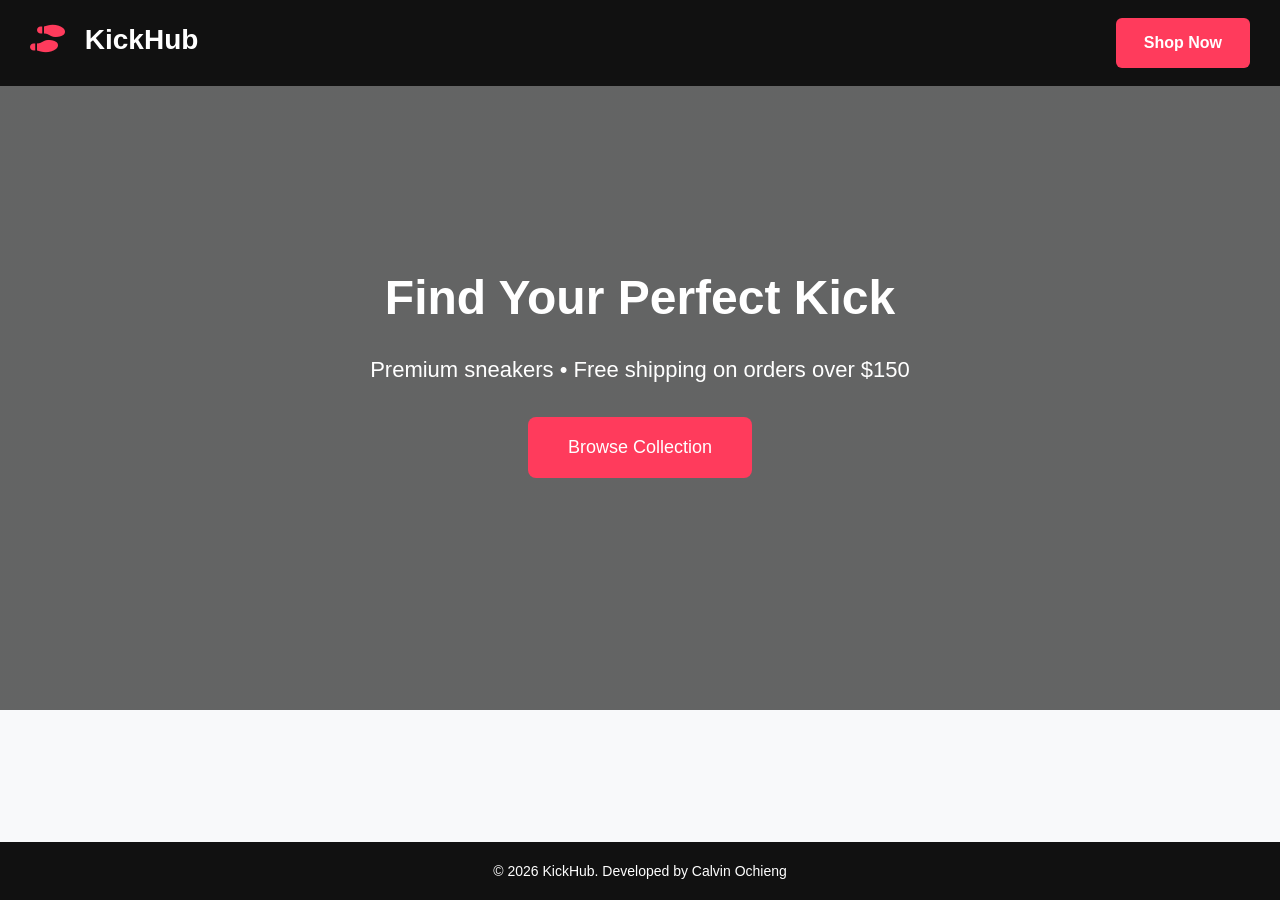
<file: shopping website/index.html>
<!DOCTYPE html>
<html lang="en">
<head>
    <meta charset="utf-8">
    <meta name="viewport" content="width=device-width, initial-scale=1.0">
    <link rel="stylesheet" href="https://cdnjs.cloudflare.com/ajax/libs/font-awesome/6.1.1/css/all.min.css">
    <link rel="stylesheet" href="style.css">
    <title>KickHub - Sneakers</title>
</head>
<body>

    <!-- NAVBAR -->
    <nav class="navbar">
        <div class="logo">
            <i class="fas fa-shoe-prints"></i>
            KickHub
        </div>
        <a href="product.html" class="shop-link">Shop Now</a>

    </nav>

    <!-- HERO (simple homepage) -->
    <div class="hero">
        <h1>Find Your Perfect Kick</h1>
        <p>Premium sneakers • Free shipping on orders over $150</p>
        <a href="product.html" class="hero-btn">Browse Collection</a>
    </div>

    <!-- FOOTER -->
    <footer class="footer">
        <p>&copy; 2026 KickHub. Developed by Calvin Ochieng</p>
    </footer>

</body>
</html>
</file>
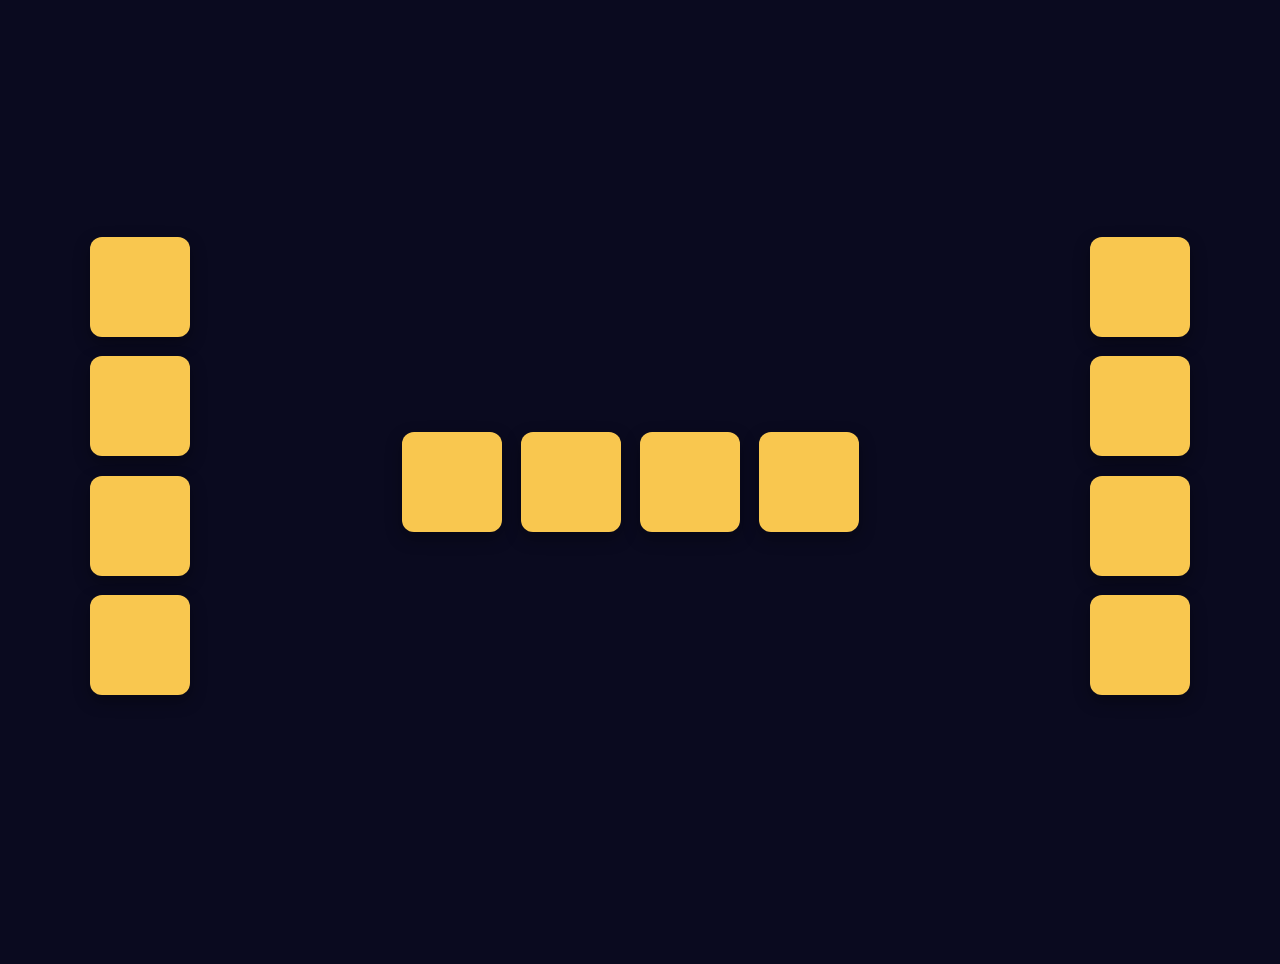
<file: pattern.html>
<!DOCTYPE html>
<html lang="en">
<head>
  <meta charset="UTF-8" />
  <meta name="viewport" content="width=device-width, initial-scale=1.0"/>
  <title>Vertical + Horizontal Squares Pattern</title>
  <style>
    body {
      margin: 0;
      min-height: 100vh;
      background: #0a0a1f;
      color: #eee;
      font-family: system-ui, sans-serif;
      display: grid;
      place-items: center;
      padding: 2rem;
    }

    .pattern-container {
      width: 100%;
      max-width: 1100px;
      display: grid;
      grid-template-columns: auto 1fr auto;
      gap: 3rem 4rem;
      align-items: start;
      justify-items: center;
    }

    .column {
      display: flex;
      flex-direction: column;
      gap: 1.2rem;
    }

    .row {
      display: flex;
      flex-direction: row;
      gap: 1.2rem;
      align-self: center;
    }

    .square {
      width:  100px;
      height: 100px;
      background: #f9c74f;     /* yellow */
      border-radius: 12px;
      box-shadow: 0 6px 16px rgba(0,0,0,0.35);
      transition: transform 0.2s ease;
    }

    .square:hover {
      transform: scale(1.12) rotate(3deg);
    }

    /* Optional labels (remove if not needed) */
    .label {
      text-align: center;
      font-size: 1.1rem;
      margin-top: 0.8rem;
      color: #aaa;
    }

    @media (max-width: 800px) {
      .pattern-container {
        grid-template-columns: 1fr;
        gap: 3rem 2rem;
      }
      .column, .row {
        flex-direction: row;
        flex-wrap: wrap;
        justify-content: center;
      }
    }
  </style>
</head>
<body>

  <div class="pattern-container">

    <!-- Left vertical column -->
    <div class="column">
      <div class="square"></div>
      <div class="square"></div>
      <div class="square"></div>
      <div class="square"></div>
      <div class="label"></div>
    </div>

    <!-- Center horizontal row -->
    <div class="row">
      <div class="square"></div>
      <div class="square"></div>
      <div class="square"></div>
      <div class="square"></div>
      <div class="label"></div>
    </div>

    <!-- Right vertical column -->
    <div class="column">
      <div class="square"></div>
      <div class="square"></div>
      <div class="square"></div>
      <div class="square"></div>
      <div class="label"></div>
    </div>

  </div>

</body>
</html>
</file>
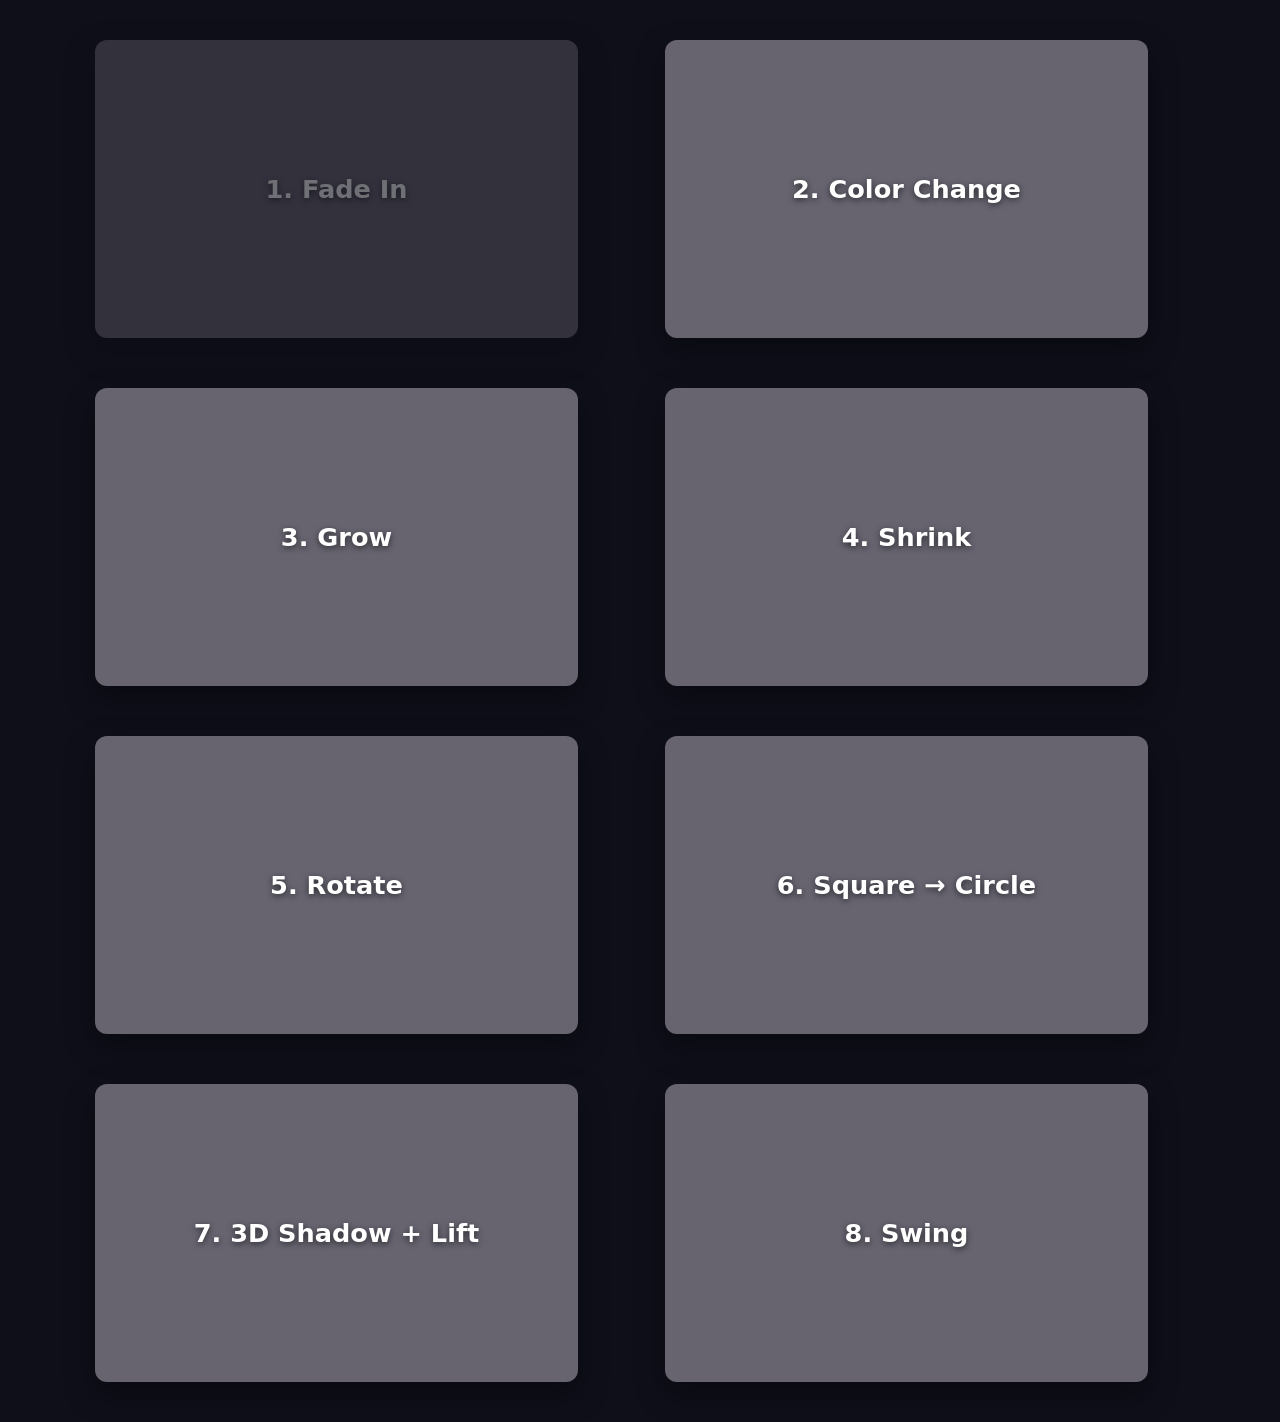
<file: animationcss/hover-effects.html>
<!DOCTYPE html>
<html lang="en">
<head>
  <meta charset="UTF-8" />
  <meta name="viewport" content="width=device-width, initial-scale=1.0"/>
  <title>8 CSS Hover Animation Cards</title>
  <style>
    body {
      margin: 0;
      padding: 40px;
      background: #0f0f1a;
      font-family: system-ui, -apple-system, sans-serif;
      color: white;
      min-height: 100vh;
      display: grid;
      grid-template-columns: repeat(auto-fit, 520px);
      gap: 50px;
      justify-content: center;
      align-content: center;
    }

    .container {
      width: 483px;
      height: 298px;
      background: #676470;
      border-radius: 12px;
      overflow: hidden;
      box-shadow: 0 12px 30px rgba(0,0,0,0.4);
      cursor: pointer;
      position: relative;
      transition: all 0.3s ease;
      display: flex;
      align-items: center;
      justify-content: center;
      font-size: 1.6rem;
      font-weight: 600;
      text-shadow: 0 2px 6px rgba(0,0,0,0.6);
    }

    /* 1. Fade In */
    .fade {
      opacity: 0.4;
    }
    .fade:hover {
      opacity: 1;
    }

    /* 2. Change Color */
    .color:hover {
      background: #53a7ea;
    }

    /* 3. Grow */
    .grow:hover {
      transform: scale(1.18);
    }

    /* 4. Shrink */
    .shrink:hover {
      transform: scale(0.82);
    }

    /* 5. Rotate */
    .rotate:hover {
      transform: rotate(-12deg);
    }

    /* 6. Square to Circle */
    .circle {
      border-radius: 12px;
      transition: border-radius 0.6s ease, transform 0.4s ease;
    }
    .circle:hover {
      border-radius: 50%;
      transform: scale(1.06);
    }

    /* 7. 3D Shadow + Lift */
    .threed {
      transition: all 0.4s ease;
    }
    .threed:hover {
      transform: translate(-6px, -6px);
      box-shadow: 
        6px 6px 0 #53a7ea,
        12px 12px 0 #53a7ea88,
        18px 18px 0 #53a7ea44;
    }

    /* 8. Swing */
    @keyframes swing {
      20%  { transform: translateX(6px); }
      40%  { transform: translateX(-6px); }
      60%  { transform: translateX(4px); }
      80%  { transform: translateX(-4px); }
      100% { transform: translateX(0); }
    }
    @-webkit-keyframes swing {
      20%  { -webkit-transform: translateX(6px); }
      40%  { -webkit-transform: translateX(-6px); }
      60%  { -webkit-transform: translateX(4px); }
      80%  { -webkit-transform: translateX(-4px); }
      100% { -webkit-transform: translateX(0); }
    }
    .swing:hover {
      animation: swing 0.9s ease;
      -webkit-animation: swing 0.9s ease;
    }

    /* Bonus – Inset Border (you can swap it with swing if preferred) */
    .inset {
      box-shadow: inset 0 0 0 0 #53a7ea;
      transition: box-shadow 0.5s ease;
    }
    .inset:hover {
      box-shadow: inset 0 0 0 35px #53a7ea;
    }
  </style>
</head>
<body>

  <div class="container fade">1. Fade In</div>
  <div class="container color">2. Color Change</div>
  <div class="container grow">3. Grow</div>
  <div class="container shrink">4. Shrink</div>
  <div class="container rotate">5. Rotate</div>
  <div class="container circle">6. Square → Circle</div>
  <div class="container threed">7. 3D Shadow + Lift</div>
  <div class="container swing">8. Swing</div>

  <!-- 
    Alternative #8 – Inset Border (uncomment if you prefer it over swing)
    <div class="container inset">8. Inset Border</div>
  -->

</body>
</html>
</file>
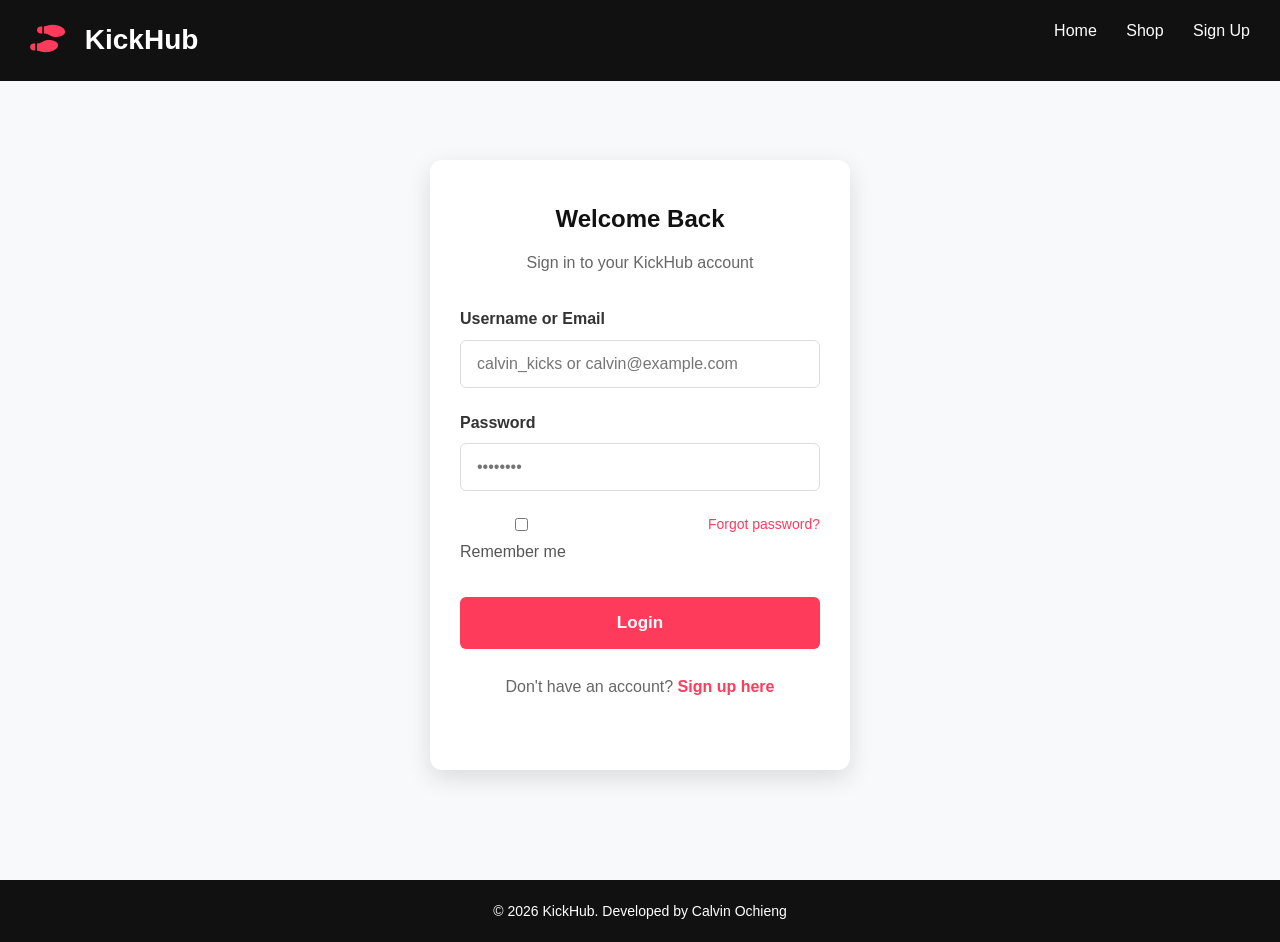
<file: shopping website/login.html>
<!DOCTYPE html>
<html lang="en">
<head>
    <meta charset="utf-8">
    <meta name="viewport" content="width=device-width, initial-scale=1.0">
    <link rel="stylesheet" href="https://cdnjs.cloudflare.com/ajax/libs/font-awesome/6.1.1/css/all.min.css">
    <link rel="stylesheet" href="signuplogin.css">
    <title>Login - KickHub</title>
</head>
<body>

    <!-- NAVBAR -->
    <nav class="navbar">
        <div class="logo">
            <i class="fas fa-shoe-prints"></i>
            KickHub
        </div>
        <div class="nav-links">
            <a href="index.html">Home</a>
            <a href="product.html">Shop</a>
            <a href="signup.html">Sign Up</a>
        </div>
    </nav>

    <!-- LOGIN FORM -->
    <div class="auth-container">
        <div class="auth-card">
            <h2>Welcome Back</h2>
            <p>Sign in to your KickHub account</p>

            <form class="auth-form">
                <div class="form-group">
                    <label for="username">Username or Email</label>
                    <input type="text" id="username" name="username" required placeholder="calvin_kicks or calvin@example.com">
                </div>

                <div class="form-group">
                    <label for="password">Password</label>
                    <input type="password" id="password" name="password" required placeholder="••••••••">
                </div>

                <div class="form-options">
                    <label>
                        <input type="checkbox" name="remember"> Remember me
                    </label>
                    <a href="#" class="forgot-link">Forgot password?</a>
                </div>

                <button type="submit" class="auth-btn">Login</button>

                <p class="switch-link">
                    Don't have an account? <a href="signup.html">Sign up here</a>
                </p>
            </form>
        </div>
    </div>

    <!-- FOOTER -->
    <footer class="footer">
        <p>© 2026 KickHub. Developed by Calvin Ochieng</p>
    </footer>

</body>
</html>
</file>
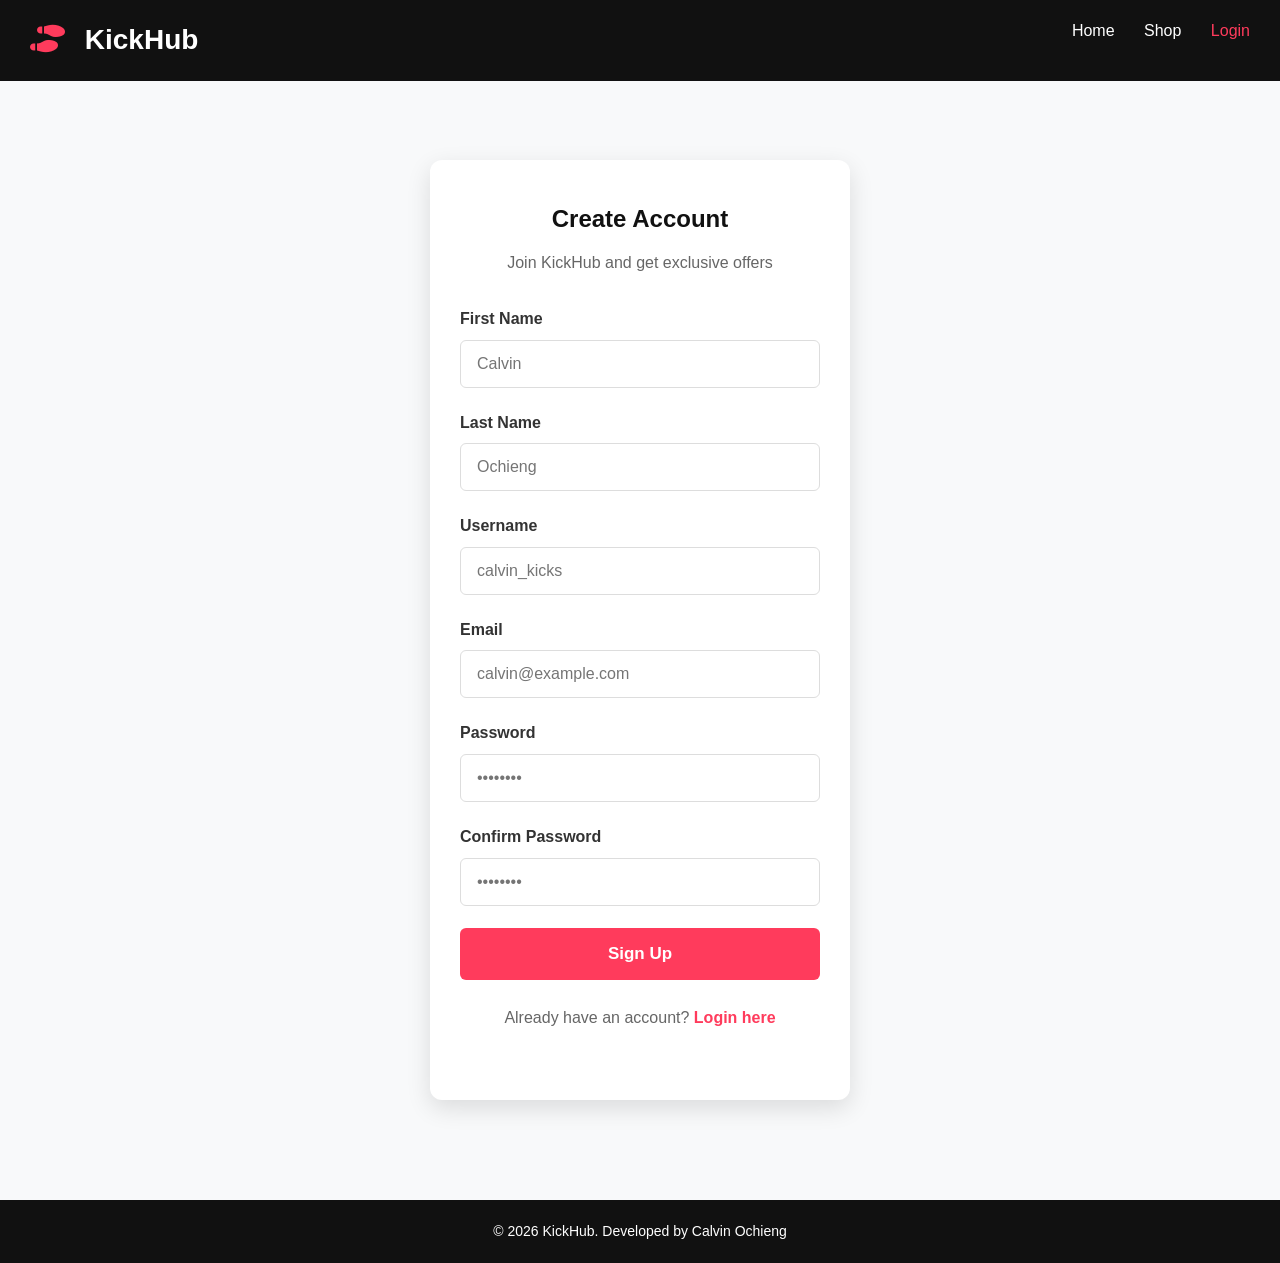
<file: shopping website/signup.html>
<!DOCTYPE html>
<html lang="en">
<head>
    <meta charset="utf-8">
    <meta name="viewport" content="width=device-width, initial-scale=1.0">
    <link rel="stylesheet" href="https://cdnjs.cloudflare.com/ajax/libs/font-awesome/6.1.1/css/all.min.css">
    <link rel="stylesheet" href="signuplogin.css">
    <title>Sign Up - KickHub</title>
</head>
<body>

    <!-- NAVBAR -->
    <nav class="navbar">
        <div class="logo">
            <i class="fas fa-shoe-prints"></i>
            KickHub
        </div>
        <div class="nav-links">
            <a href="index.html">Home</a>
            <a href="product.html">Shop</a>
            <a href="login.html" class="active">Login</a>
        </div>
    </nav>

    <!-- SIGNUP FORM -->
    <div class="auth-container">
        <div class="auth-card">
            <h2>Create Account</h2>
            <p>Join KickHub and get exclusive offers</p>

            <form class="auth-form">
                <div class="form-group">
                    <label for="firstname">First Name</label>
                    <input type="text" id="firstname" name="firstname" required placeholder="Calvin">
                </div>

                <div class="form-group">
                    <label for="lastname">Last Name</label>
                    <input type="text" id="lastname" name="lastname" required placeholder="Ochieng">
                </div>

                <div class="form-group">
                    <label for="username">Username</label>
                    <input type="text" id="username" name="username" required placeholder="calvin_kicks">
                </div>

                <div class="form-group">
                    <label for="email">Email</label>
                    <input type="email" id="email" name="email" required placeholder="calvin@example.com">
                </div>

                <div class="form-group">
                    <label for="password">Password</label>
                    <input type="password" id="password" name="password" required placeholder="••••••••">
                </div>

                <div class="form-group">
                    <label for="confirm-password">Confirm Password</label>
                    <input type="password" id="confirm-password" name="confirm-password" required placeholder="••••••••">
                </div>

                <button type="submit" class="auth-btn">Sign Up</button>

                <p class="switch-link">
                    Already have an account? <a href="login.html">Login here</a>
                </p>
            </form>
        </div>
    </div>

    <!-- FOOTER -->
    <footer class="footer">
        <p>© 2026 KickHub. Developed by Calvin Ochieng</p>
    </footer>

</body>
</html>
</file>
<file: shopping website/style.css>
/* ====================== GENERAL ====================== */
* {
    margin: 0;
    padding: 0;
    box-sizing: border-box;
}

body {
    font-family: Arial, Helvetica, sans-serif;
    line-height: 1.6;
    background-color: #f8f9fa;
}

/* ====================== NAVBAR ====================== */
.navbar {
    background-color: #111;
    padding: 18px 30px;
    position: fixed;
    top: 0;
    width: 100%;
    z-index: 1000;
    overflow: hidden;           /* clears the float */
}

.logo {
    float: left;
    color: white;
    font-size: 28px;
    font-weight: bold;
}

.logo i {
    margin-right: 12px;
    color: #ff3b5c;
}

.shop-link {
    float: right;
    color: white;
    text-decoration: none;
    padding: 12px 28px;
    background-color: #ff3b5c;
    border-radius: 6px;
    font-weight: bold;
    transition: background 0.3s;
}

.shop-link:hover {
    background-color: #e02e4c;
}

/* ====================== HERO ====================== */
.hero {
    margin-top: 80px;           /* space for fixed navbar */
    height: 70vh;
    background: linear-gradient(rgba(0,0,0,0.6), rgba(0,0,0,0.6)),
                url('https://picsum.photos/id/1015/1920/1080') center/cover no-repeat;
    display: block;
    text-align: center;
    color: white;
    padding-top: 180px;
}

.hero h1 {
    font-size: 48px;
    margin-bottom: 15px;
}

.hero p {
    font-size: 22px;
    margin-bottom: 30px;
}

.hero-btn {
    display: inline-block;
    padding: 16px 40px;
    background-color: #ff3b5c;
    color: white;
    text-decoration: none;
    font-size: 18px;
    border-radius: 8px;
    transition: all 0.3s;
}

.hero-btn:hover {
    background-color: #e02e4c;
    transform: scale(1.08);
}

/* ====================== FOOTER ====================== */
.footer {
    position: fixed;
    bottom: 0;
    width: 100%;
    background-color: #111;
    color: white;
    text-align: center;
    padding: 18px 0;
    font-size: 14px;
}
</file>
<file: shopping website/signuplogin.css>
/* Reset & General */
* {
    margin: 0;
    padding: 0;
    box-sizing: border-box;
}

body {
    font-family: Arial, Helvetica, sans-serif;
    background-color: #f8f9fa;
    line-height: 1.6;
}

/* NAVBAR (consistent with previous pages) */
.navbar {
    background-color: #111;
    padding: 18px 30px;
    position: fixed;
    top: 0;
    width: 100%;
    z-index: 1000;
    overflow: hidden;
}

.logo {
    float: left;
    color: white;
    font-size: 28px;
    font-weight: bold;
}

.logo i {
    margin-right: 12px;
    color: #ff3b5c;
}

.nav-links {
    float: right;
}

.nav-links a {
    color: white;
    text-decoration: none;
    margin-left: 25px;
    font-size: 16px;
    transition: color 0.3s;
}

.nav-links a:hover,
.nav-links a.active {
    color: #ff3b5c;
}

/* AUTH CONTAINER & CARD */
.auth-container {
    margin-top: 120px;
    padding: 40px 20px;
    min-height: calc(100vh - 200px);
    display: block;
    text-align: center;
}

.auth-card {
    display: inline-block;
    width: 100%;
    max-width: 420px;
    background: white;
    padding: 40px 30px;
    border-radius: 12px;
    box-shadow: 0 8px 25px rgba(0,0,0,0.12);
    text-align: left;
}

.auth-card h2 {
    text-align: center;
    margin-bottom: 12px;
    color: #111;
}

.auth-card p {
    text-align: center;
    color: #666;
    margin-bottom: 30px;
}

/* FORM STYLES */
.auth-form .form-group {
    margin-bottom: 22px;
}

.auth-form label {
    display: block;
    margin-bottom: 8px;
    font-weight: bold;
    color: #333;
}

.auth-form input {
    width: 100%;
    padding: 14px 16px;
    border: 1px solid #ddd;
    border-radius: 6px;
    font-size: 16px;
    transition: border-color 0.3s;
}

.auth-form input:focus {
    outline: none;
    border-color: #ff3b5c;
    box-shadow: 0 0 0 3px rgba(255, 59, 92, 0.15);
}

.form-options {
    display: block;
    overflow: hidden;
    margin-bottom: 25px;
}

.form-options label {
    float: left;
    font-weight: normal;
    color: #555;
}

.forgot-link {
    float: right;
    color: #ff3b5c;
    text-decoration: none;
    font-size: 14px;
}

.forgot-link:hover {
    text-decoration: underline;
}

.auth-btn {
    width: 100%;
    padding: 16px;
    background: #ff3b5c;
    color: white;
    border: none;
    border-radius: 6px;
    font-size: 17px;
    font-weight: bold;
    cursor: pointer;
    transition: background 0.3s;
}

.auth-btn:hover {
    background: #e02e4c;
}

.switch-link {
    text-align: center;
    margin-top: 25px;
    color: #555;
}

.switch-link a {
    color: #ff3b5c;
    text-decoration: none;
    font-weight: bold;
}

.switch-link a:hover {
    text-decoration: underline;
}

/* FOOTER */
.footer {
    position: relative;
    width: 100%;
    background: #111;
    color: white;
    text-align: center;
    padding: 20px 0;
    font-size: 14px;
    margin-top: 60px;
}

/* Small screen adjustments */
@media (max-width: 600px) {
    .auth-card {
        padding: 30px 20px;
    }
    
    .nav-links a {
        margin-left: 15px;
        font-size: 15px;
    }
}
</file>
